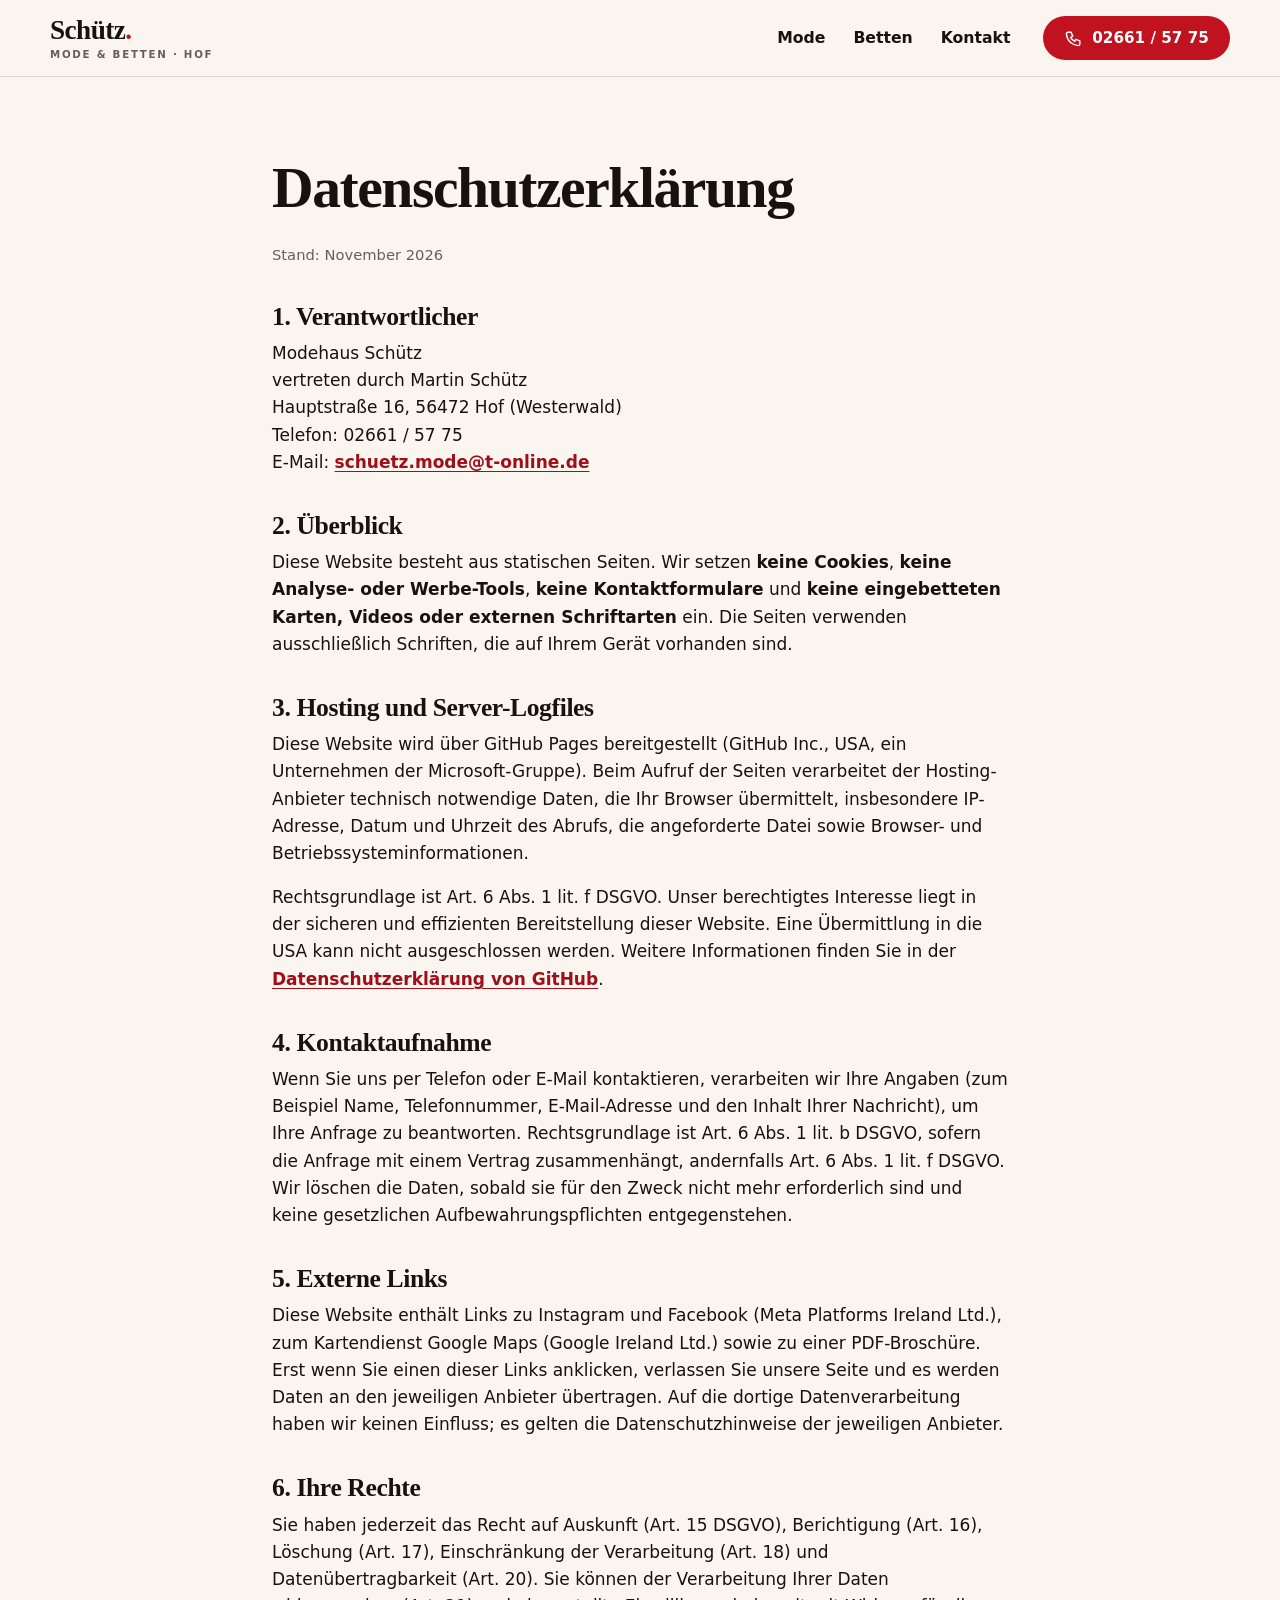
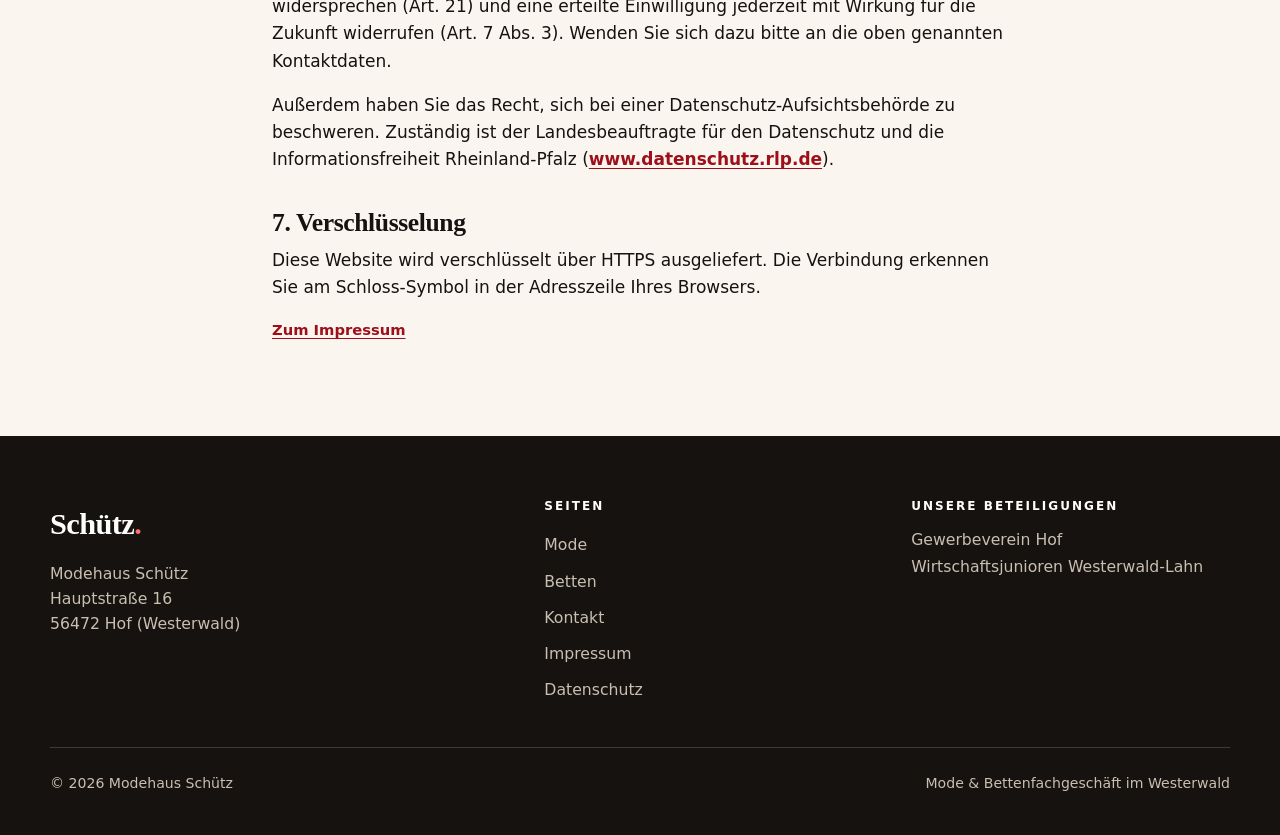
<file: datenschutz.html>
<!DOCTYPE html>
<html lang="de">
<head>
  <meta charset="utf-8">
  <meta name="viewport" content="width=device-width, initial-scale=1, viewport-fit=cover">
  <script>document.documentElement.className += ' js';</script>
  <!-- HINWEIS: Entwurf für eine statische Website ohne Cookies, Tracking und Formulare, gehostet auf
       GitHub Pages. Vor der Veröffentlichung rechtlich prüfen lassen und an das tatsächliche Hosting anpassen. -->
  <title>Datenschutz | Schütz Mode in Hof</title>
  <meta name="description" content="Datenschutzerklärung der Website des Modehauses Schütz in Hof (Westerwald).">
  <meta name="robots" content="index, follow">
  <meta name="theme-color" content="#faf6ef">
  <link rel="canonical" href="https://www.schuetz-mode.de/datenschutz.html">
  <link rel="icon" href="favicon.svg" type="image/svg+xml">
  <link rel="apple-touch-icon" href="apple-touch-icon.png">
  <link rel="stylesheet" href="style.css">
</head>
<body>
  <svg width="0" height="0" style="position:absolute" aria-hidden="true" focusable="false">
    <symbol id="i-phone" viewBox="0 0 24 24"><path d="M5 4h4l2 5-2.5 1.5a11 11 0 0 0 5 5L15 13l5 2v4a2 2 0 0 1-2 2A16 16 0 0 1 3 6a2 2 0 0 1 2-2z"/></symbol>
    <symbol id="i-pin" viewBox="0 0 24 24"><path d="M12 21s-7-6.2-7-11a7 7 0 0 1 14 0c0 4.8-7 11-7 11z"/><circle cx="12" cy="10" r="2.5"/></symbol>
    <symbol id="i-mail" viewBox="0 0 24 24"><rect x="3" y="5" width="18" height="14" rx="2"/><path d="m3 7 9 6 9-6"/></symbol>
  </svg>

  <a class="skip-link" href="#inhalt">Zum Inhalt springen</a>

  <header class="site-header">
    <div class="wrap header-inner">
      <a class="brand" href="index.html" aria-label="Schütz Mode in Hof – zur Startseite">
        <span class="brand-name">Schütz</span>
        <span class="brand-sub">Mode &amp; Betten · Hof</span>
      </a>
      <button class="nav-toggle" type="button" aria-expanded="false" aria-controls="site-nav">
        <span class="sr-only">Menü öffnen</span>
        <span class="nav-toggle-bars" aria-hidden="true"></span>
      </button>
      <nav id="site-nav" class="site-nav" aria-label="Hauptnavigation">
        <ul>
          <li><a href="index.html#mode">Mode</a></li>
          <li><a href="index.html#betten">Betten</a></li>
          <li><a href="index.html#kontakt">Kontakt</a></li>
        </ul>
        <a class="btn btn-primary nav-call" href="tel:+4926615775">
          <svg class="icon" aria-hidden="true"><use href="#i-phone"/></svg>
          02661 / 57 75
        </a>
      </nav>
    </div>
  </header>

  <main id="inhalt" class="legal">
    <div class="wrap">
      <h1>Datenschutzerklärung</h1>
      <p class="meta">Stand: November 2026</p>

      <h2>1. Verantwortlicher</h2>
      <address>
        Modehaus Schütz<br>
        vertreten durch Martin Schütz<br>
        Hauptstraße 16, 56472 Hof (Westerwald)<br>
        Telefon: 02661 / 57 75<br>
        E-Mail: <a href="mailto:schuetz.mode@t-online.de">schuetz.mode@t-online.de</a>
      </address>

      <h2>2. Überblick</h2>
      <p>Diese Website besteht aus statischen Seiten. Wir setzen <strong>keine Cookies</strong>, <strong>keine Analyse- oder Werbe-Tools</strong>, <strong>keine Kontaktformulare</strong> und <strong>keine eingebetteten Karten, Videos oder externen Schriftarten</strong> ein. Die Seiten verwenden ausschließlich Schriften, die auf Ihrem Gerät vorhanden sind.</p>

      <h2>3. Hosting und Server-Logfiles</h2>
      <p>Diese Website wird über GitHub Pages bereitgestellt (GitHub Inc., USA, ein Unternehmen der Microsoft-Gruppe). Beim Aufruf der Seiten verarbeitet der Hosting-Anbieter technisch notwendige Daten, die Ihr Browser übermittelt, insbesondere IP-Adresse, Datum und Uhrzeit des Abrufs, die angeforderte Datei sowie Browser- und Betriebssysteminformationen.</p>
      <p>Rechtsgrundlage ist Art. 6 Abs. 1 lit. f DSGVO. Unser berechtigtes Interesse liegt in der sicheren und effizienten Bereitstellung dieser Website. Eine Übermittlung in die USA kann nicht ausgeschlossen werden. Weitere Informationen finden Sie in der <a href="https://docs.github.com/de/site-policy/privacy-policies/github-general-privacy-statement" target="_blank" rel="noopener noreferrer">Datenschutzerklärung von GitHub</a>.</p>

      <h2>4. Kontaktaufnahme</h2>
      <p>Wenn Sie uns per Telefon oder E-Mail kontaktieren, verarbeiten wir Ihre Angaben (zum Beispiel Name, Telefonnummer, E-Mail-Adresse und den Inhalt Ihrer Nachricht), um Ihre Anfrage zu beantworten. Rechtsgrundlage ist Art. 6 Abs. 1 lit. b DSGVO, sofern die Anfrage mit einem Vertrag zusammenhängt, andernfalls Art. 6 Abs. 1 lit. f DSGVO. Wir löschen die Daten, sobald sie für den Zweck nicht mehr erforderlich sind und keine gesetzlichen Aufbewahrungspflichten entgegenstehen.</p>

      <h2>5. Externe Links</h2>
      <p>Diese Website enthält Links zu Instagram und Facebook (Meta Platforms Ireland Ltd.), zum Kartendienst Google Maps (Google Ireland Ltd.) sowie zu einer PDF-Broschüre. Erst wenn Sie einen dieser Links anklicken, verlassen Sie unsere Seite und es werden Daten an den jeweiligen Anbieter übertragen. Auf die dortige Datenverarbeitung haben wir keinen Einfluss; es gelten die Datenschutzhinweise der jeweiligen Anbieter.</p>

      <h2>6. Ihre Rechte</h2>
      <p>Sie haben jederzeit das Recht auf Auskunft (Art. 15 DSGVO), Berichtigung (Art. 16), Löschung (Art. 17), Einschränkung der Verarbeitung (Art. 18) und Datenübertragbarkeit (Art. 20). Sie können der Verarbeitung Ihrer Daten widersprechen (Art. 21) und eine erteilte Einwilligung jederzeit mit Wirkung für die Zukunft widerrufen (Art. 7 Abs. 3). Wenden Sie sich dazu bitte an die oben genannten Kontaktdaten.</p>
      <p>Außerdem haben Sie das Recht, sich bei einer Datenschutz-Aufsichtsbehörde zu beschweren. Zuständig ist der Landesbeauftragte für den Datenschutz und die Informationsfreiheit Rheinland-Pfalz (<a href="https://www.datenschutz.rlp.de" target="_blank" rel="noopener noreferrer">www.datenschutz.rlp.de</a>).</p>

      <h2>7. Verschlüsselung</h2>
      <p>Diese Website wird verschlüsselt über HTTPS ausgeliefert. Die Verbindung erkennen Sie am Schloss-Symbol in der Adresszeile Ihres Browsers.</p>

      <p class="meta"><a href="impressum.html">Zum Impressum</a></p>
    </div>
  </main>

  <footer class="site-footer">
    <div class="wrap">
      <div class="footer-grid">
        <div>
          <p class="footer-brand">Schütz</p>
          <address>Modehaus Schütz<br>Hauptstraße 16<br>56472 Hof (Westerwald)</address>
        </div>
        <div>
          <h2>Seiten</h2>
          <ul>
            <li><a href="index.html#mode">Mode</a></li>
            <li><a href="index.html#betten">Betten</a></li>
            <li><a href="index.html#kontakt">Kontakt</a></li>
            <li><a href="impressum.html">Impressum</a></li>
            <li><a href="datenschutz.html">Datenschutz</a></li>
          </ul>
        </div>
        <div>
          <h2>Unsere Beteiligungen</h2>
          <ul>
            <li>Gewerbeverein Hof</li>
            <li>Wirtschaftsjunioren Westerwald-Lahn</li>
          </ul>
        </div>
      </div>
      <div class="footer-bottom">
        <span>© 2026 Modehaus Schütz</span>
        <span>Mode &amp; Bettenfachgeschäft im Westerwald</span>
      </div>
    </div>
  </footer>

  <nav class="action-bar" aria-label="Schnellkontakt">
    <a href="tel:+4926615775"><svg class="icon" aria-hidden="true"><use href="#i-phone"/></svg>Anrufen</a>
    <a href="https://www.google.com/maps/search/?api=1&amp;query=Modehaus+Sch%C3%BCtz+Hauptstra%C3%9Fe+16+56472+Hof+Westerwald" target="_blank" rel="noopener noreferrer"><svg class="icon" aria-hidden="true"><use href="#i-pin"/></svg>Route</a>
    <a href="mailto:schuetz.mode@t-online.de"><svg class="icon" aria-hidden="true"><use href="#i-mail"/></svg>E-Mail</a>
  </nav>

  <script src="main.js" defer></script>
</body>
</html>
</file>
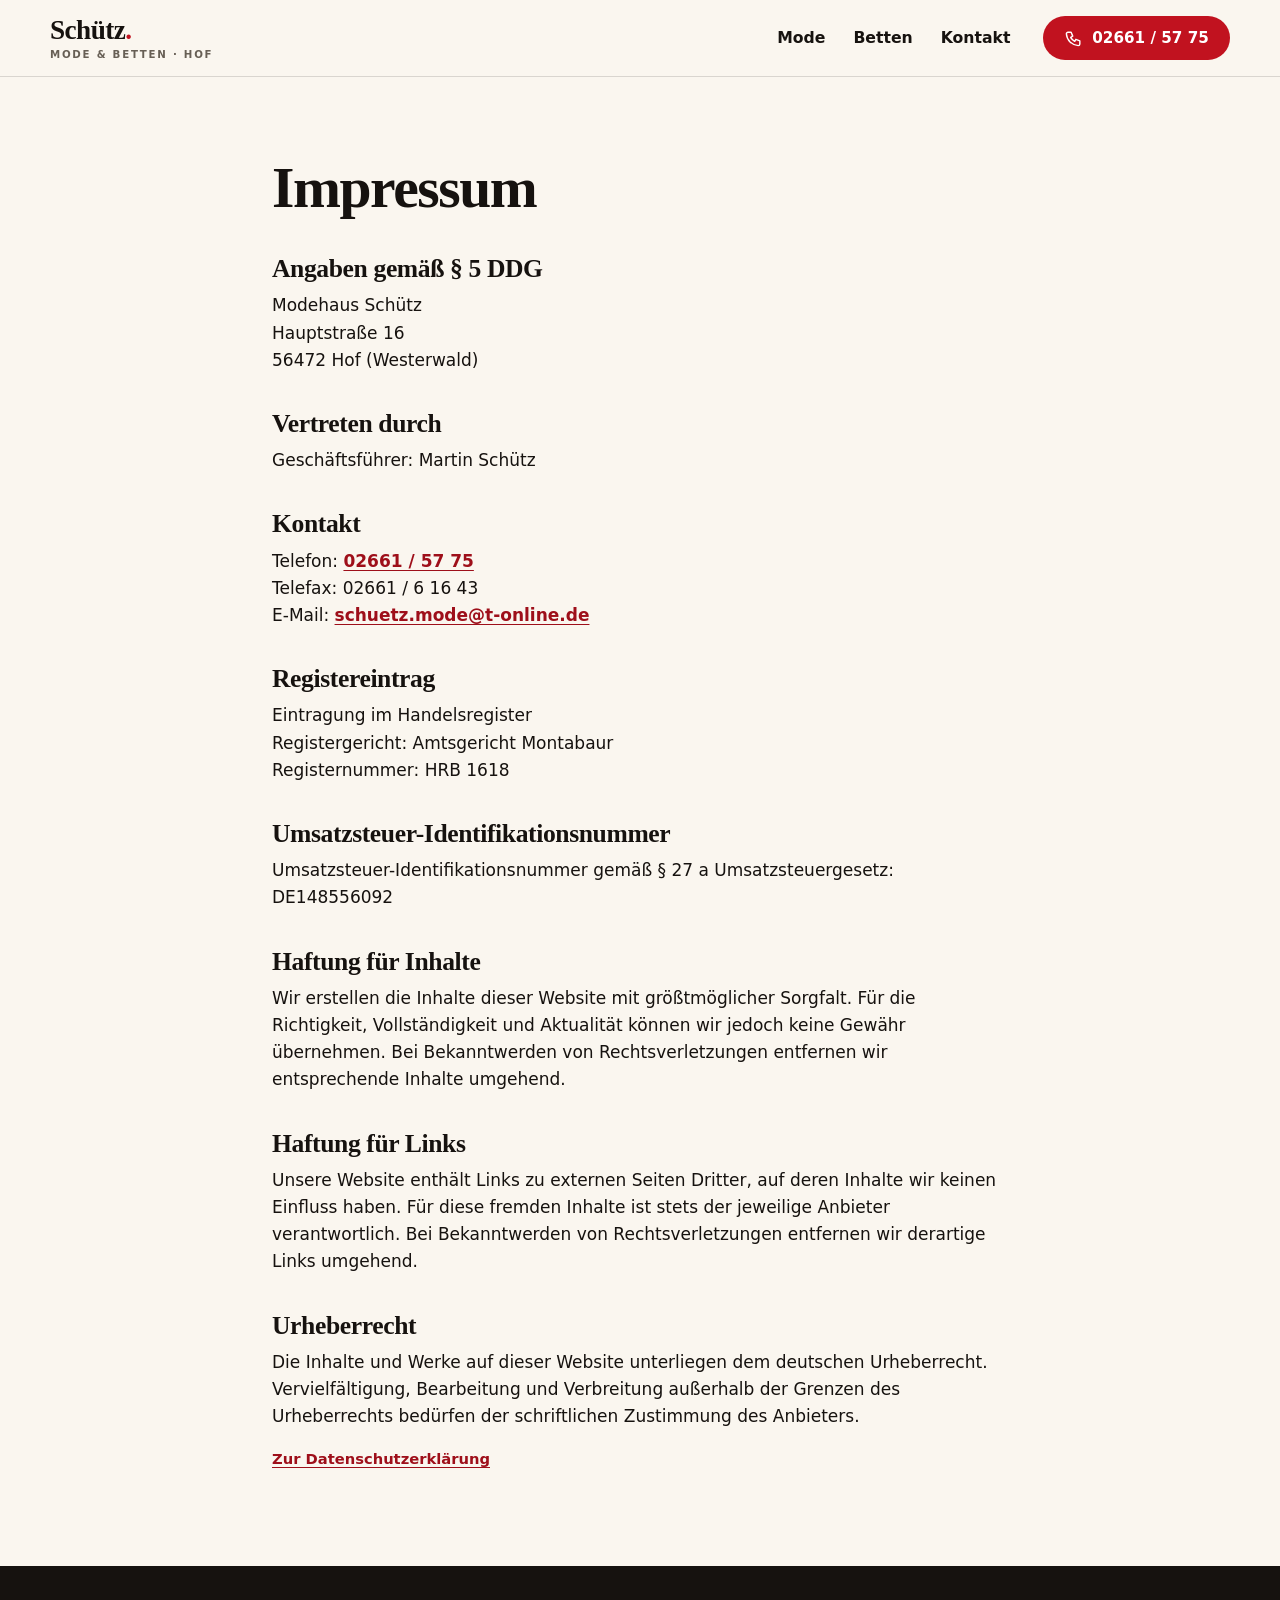
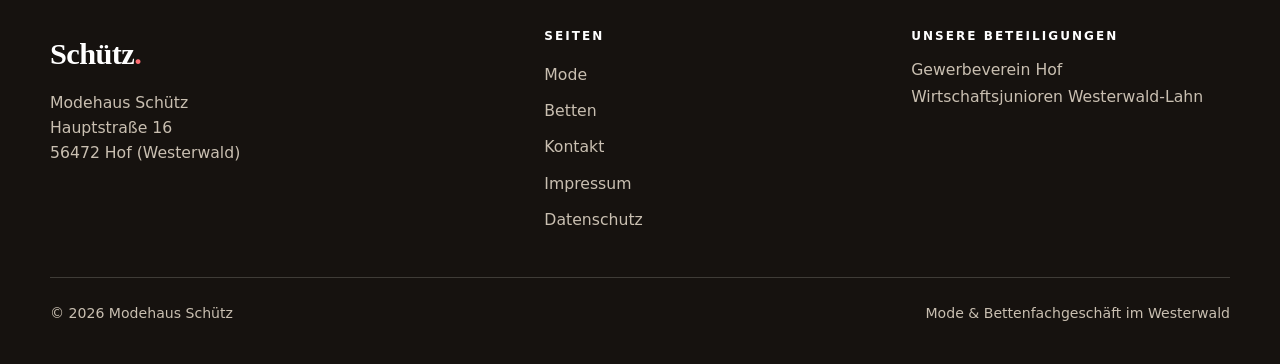
<file: impressum.html>
<!DOCTYPE html>
<html lang="de">
<head>
  <meta charset="utf-8">
  <meta name="viewport" content="width=device-width, initial-scale=1, viewport-fit=cover">
  <script>document.documentElement.className += ' js';</script>
  <!-- HINWEIS: Angaben aus der bisherigen Website übernommen. Vor der Veröffentlichung mit dem
       alten Impressum abgleichen (Rechtsform, Pflichtangaben) und ggf. rechtlich prüfen lassen. -->
  <title>Impressum | Schütz Mode in Hof</title>
  <meta name="description" content="Impressum des Modehauses Schütz, Hauptstraße 16, 56472 Hof (Westerwald).">
  <meta name="robots" content="index, follow">
  <meta name="theme-color" content="#faf6ef">
  <link rel="canonical" href="https://www.schuetz-mode.de/impressum.html">
  <link rel="icon" href="favicon.svg" type="image/svg+xml">
  <link rel="apple-touch-icon" href="apple-touch-icon.png">
  <link rel="stylesheet" href="style.css">
</head>
<body>
  <svg width="0" height="0" style="position:absolute" aria-hidden="true" focusable="false">
    <symbol id="i-phone" viewBox="0 0 24 24"><path d="M5 4h4l2 5-2.5 1.5a11 11 0 0 0 5 5L15 13l5 2v4a2 2 0 0 1-2 2A16 16 0 0 1 3 6a2 2 0 0 1 2-2z"/></symbol>
    <symbol id="i-pin" viewBox="0 0 24 24"><path d="M12 21s-7-6.2-7-11a7 7 0 0 1 14 0c0 4.8-7 11-7 11z"/><circle cx="12" cy="10" r="2.5"/></symbol>
    <symbol id="i-mail" viewBox="0 0 24 24"><rect x="3" y="5" width="18" height="14" rx="2"/><path d="m3 7 9 6 9-6"/></symbol>
  </svg>

  <a class="skip-link" href="#inhalt">Zum Inhalt springen</a>

  <header class="site-header">
    <div class="wrap header-inner">
      <a class="brand" href="index.html" aria-label="Schütz Mode in Hof – zur Startseite">
        <span class="brand-name">Schütz</span>
        <span class="brand-sub">Mode &amp; Betten · Hof</span>
      </a>
      <button class="nav-toggle" type="button" aria-expanded="false" aria-controls="site-nav">
        <span class="sr-only">Menü öffnen</span>
        <span class="nav-toggle-bars" aria-hidden="true"></span>
      </button>
      <nav id="site-nav" class="site-nav" aria-label="Hauptnavigation">
        <ul>
          <li><a href="index.html#mode">Mode</a></li>
          <li><a href="index.html#betten">Betten</a></li>
          <li><a href="index.html#kontakt">Kontakt</a></li>
        </ul>
        <a class="btn btn-primary nav-call" href="tel:+4926615775">
          <svg class="icon" aria-hidden="true"><use href="#i-phone"/></svg>
          02661 / 57 75
        </a>
      </nav>
    </div>
  </header>

  <main id="inhalt" class="legal">
    <div class="wrap">
      <h1>Impressum</h1>

      <h2>Angaben gemäß § 5 DDG</h2>
      <address>
        Modehaus Schütz<br>
        Hauptstraße 16<br>
        56472 Hof (Westerwald)
      </address>

      <h2>Vertreten durch</h2>
      <p>Geschäftsführer: Martin Schütz</p>

      <h2>Kontakt</h2>
      <p>
        Telefon: <a href="tel:+4926615775">02661 / 57 75</a><br>
        Telefax: 02661 / 6 16 43<br>
        E-Mail: <a href="mailto:schuetz.mode@t-online.de">schuetz.mode@t-online.de</a>
      </p>

      <h2>Registereintrag</h2>
      <p>
        Eintragung im Handelsregister<br>
        Registergericht: Amtsgericht Montabaur<br>
        Registernummer: HRB 1618
      </p>

      <h2>Umsatzsteuer-Identifikationsnummer</h2>
      <p>Umsatzsteuer-Identifikationsnummer gemäß § 27 a Umsatzsteuergesetz: DE148556092</p>

      <h2>Haftung für Inhalte</h2>
      <p>Wir erstellen die Inhalte dieser Website mit größtmöglicher Sorgfalt. Für die Richtigkeit, Vollständigkeit und Aktualität können wir jedoch keine Gewähr übernehmen. Bei Bekanntwerden von Rechtsverletzungen entfernen wir entsprechende Inhalte umgehend.</p>

      <h2>Haftung für Links</h2>
      <p>Unsere Website enthält Links zu externen Seiten Dritter, auf deren Inhalte wir keinen Einfluss haben. Für diese fremden Inhalte ist stets der jeweilige Anbieter verantwortlich. Bei Bekanntwerden von Rechtsverletzungen entfernen wir derartige Links umgehend.</p>

      <h2>Urheberrecht</h2>
      <p>Die Inhalte und Werke auf dieser Website unterliegen dem deutschen Urheberrecht. Vervielfältigung, Bearbeitung und Verbreitung außerhalb der Grenzen des Urheberrechts bedürfen der schriftlichen Zustimmung des Anbieters.</p>

      <p class="meta"><a href="datenschutz.html">Zur Datenschutzerklärung</a></p>
    </div>
  </main>

  <footer class="site-footer">
    <div class="wrap">
      <div class="footer-grid">
        <div>
          <p class="footer-brand">Schütz</p>
          <address>Modehaus Schütz<br>Hauptstraße 16<br>56472 Hof (Westerwald)</address>
        </div>
        <div>
          <h2>Seiten</h2>
          <ul>
            <li><a href="index.html#mode">Mode</a></li>
            <li><a href="index.html#betten">Betten</a></li>
            <li><a href="index.html#kontakt">Kontakt</a></li>
            <li><a href="impressum.html">Impressum</a></li>
            <li><a href="datenschutz.html">Datenschutz</a></li>
          </ul>
        </div>
        <div>
          <h2>Unsere Beteiligungen</h2>
          <ul>
            <li>Gewerbeverein Hof</li>
            <li>Wirtschaftsjunioren Westerwald-Lahn</li>
          </ul>
        </div>
      </div>
      <div class="footer-bottom">
        <span>© 2026 Modehaus Schütz</span>
        <span>Mode &amp; Bettenfachgeschäft im Westerwald</span>
      </div>
    </div>
  </footer>

  <nav class="action-bar" aria-label="Schnellkontakt">
    <a href="tel:+4926615775"><svg class="icon" aria-hidden="true"><use href="#i-phone"/></svg>Anrufen</a>
    <a href="https://www.google.com/maps/search/?api=1&amp;query=Modehaus+Sch%C3%BCtz+Hauptstra%C3%9Fe+16+56472+Hof+Westerwald" target="_blank" rel="noopener noreferrer"><svg class="icon" aria-hidden="true"><use href="#i-pin"/></svg>Route</a>
    <a href="mailto:schuetz.mode@t-online.de"><svg class="icon" aria-hidden="true"><use href="#i-mail"/></svg>E-Mail</a>
  </nav>

  <script src="main.js" defer></script>
</body>
</html>
</file>
<file: style.css>
/* ==========================================================================
   Schütz Mode – Stylesheet
   Mobile-first · keine externen Schriften · keine Abhängigkeiten
   ========================================================================== */

:root {
  --ink: #16120f;
  --ink-soft: #2b241f;
  --paper: #faf6ef;
  --sand: #f0e7d8;
  --sand-deep: #e4d6bf;
  --red: #c1121f;
  --red-deep: #9e0f1a;
  --red-light: #ff6e72;
  --muted: #675f55;
  --muted-light: #c9bfb1;
  --line: rgba(22, 18, 15, .14);
  --line-light: rgba(250, 246, 239, .18);
  --green: #1c8c46;

  --serif: "Iowan Old Style", "Palatino Linotype", Palatino, "Book Antiqua", Georgia, "Times New Roman", serif;
  --sans: system-ui, -apple-system, "Segoe UI", Roboto, "Helvetica Neue", Arial, sans-serif;

  --radius: 20px;
  --radius-sm: 12px;
  --header-h: 64px;
  --max: 1180px;
  --shadow: 0 1px 2px rgba(22, 18, 15, .06), 0 18px 40px -18px rgba(22, 18, 15, .28);
}

@media (min-width: 900px) {
  :root { --header-h: 76px; }
}

/* ---------- Reset / Basis ---------- */
*, *::before, *::after { box-sizing: border-box; }

html {
  -webkit-text-size-adjust: 100%;
  scroll-behavior: smooth;
  scroll-padding-top: calc(var(--header-h) + 12px);
  color-scheme: light;
}

body {
  margin: 0;
  font-family: var(--sans);
  font-size: 1.0625rem;
  line-height: 1.6;
  color: var(--ink);
  background: var(--paper);
  -webkit-font-smoothing: antialiased;
  text-rendering: optimizeLegibility;
}

body.nav-open { overflow: hidden; }

img, svg { max-width: 100%; }
img { display: block; height: auto; }

a { color: inherit; text-decoration-thickness: 1px; text-underline-offset: .2em; }
a:hover { color: var(--red); }

p { margin: 0 0 1em; }
ul, ol { margin: 0; padding: 0; }

h1, h2, h3 {
  font-family: var(--serif);
  font-weight: 600;
  line-height: 1.08;
  letter-spacing: -.015em;
  margin: 0 0 .5em;
  text-wrap: balance;
}
h1 { font-size: clamp(2.2rem, 8.6vw, 4.6rem); letter-spacing: -.025em; }
h2 { font-size: clamp(1.95rem, 6vw, 3.4rem); }
h3 { font-size: 1.45rem; }
h1 em, h2 em { font-style: italic; color: var(--red); }
.section--dark h2 em { color: var(--red-light); }

:focus-visible {
  outline: 3px solid var(--red);
  outline-offset: 3px;
  border-radius: 4px;
}
.section--dark :focus-visible,
.site-footer :focus-visible,
.action-bar :focus-visible { outline-color: var(--red-light); }

.sr-only {
  position: absolute !important;
  width: 1px; height: 1px;
  margin: -1px; padding: 0;
  overflow: hidden;
  clip: rect(0 0 0 0);
  white-space: nowrap;
  border: 0;
}

.skip-link {
  position: absolute;
  left: 1rem; top: -4rem;
  z-index: 100;
  padding: .8rem 1.2rem;
  background: var(--ink);
  color: #fff;
  border-radius: 0 0 var(--radius-sm) var(--radius-sm);
  transition: top .2s;
}
.skip-link:focus { top: 0; color: #fff; }

.wrap { width: min(100% - 2rem, var(--max)); margin-inline: auto; }

.icon {
  display: inline-block;
  flex: none;
  width: 1.25em; height: 1.25em;
  fill: none;
  stroke: currentColor;
  stroke-width: 1.8;
  stroke-linecap: round;
  stroke-linejoin: round;
}

/* ---------- Buttons ---------- */
.btn {
  display: inline-flex;
  align-items: center;
  justify-content: center;
  gap: .6rem;
  min-height: 48px;
  padding: .7rem 1.5rem;
  border: 2px solid transparent;
  border-radius: 999px;
  font: inherit;
  font-weight: 600;
  line-height: 1.2;
  text-decoration: none;
  cursor: pointer;
  transition: background-color .2s, color .2s, border-color .2s, transform .2s;
}
.btn:active { transform: translateY(1px); }
.btn-primary { background: var(--red); color: #fff; }
.btn-primary:hover { background: var(--red-deep); color: #fff; }
.btn-ghost { border-color: var(--ink); color: var(--ink); }
.btn-ghost:hover { background: var(--ink); color: var(--paper); }
.btn-light { border-color: var(--paper); color: var(--paper); }
.btn-light:hover { background: var(--paper); color: var(--ink); }
.btn-row { display: flex; flex-wrap: wrap; gap: .75rem; }

/* ---------- Header / Navigation ---------- */
.site-header {
  position: sticky;
  top: 0;
  z-index: 50;
  isolation: isolate;
  border-bottom: 1px solid var(--line);
}
/* Hintergrund als Pseudo-Element, damit backdrop-filter das fixierte Menü nicht einschließt */
.site-header::before {
  content: "";
  position: absolute;
  inset: 0;
  z-index: -1;
  background: rgba(250, 246, 239, .94);
}
@supports (backdrop-filter: blur(1px)) or (-webkit-backdrop-filter: blur(1px)) {
  .site-header::before {
    background: rgba(250, 246, 239, .92);
    -webkit-backdrop-filter: saturate(1.4) blur(14px);
    backdrop-filter: saturate(1.4) blur(14px);
  }
}

.header-inner {
  display: flex;
  flex-wrap: wrap;
  align-items: center;
  justify-content: space-between;
  gap: .5rem 1.5rem;
  min-height: var(--header-h);
}

.brand {
  display: flex;
  flex-direction: column;
  line-height: 1;
  text-decoration: none;
  color: var(--ink);
}
.brand:hover { color: var(--ink); }
.brand-name {
  font-family: var(--serif);
  font-weight: 700;
  font-size: 1.7rem;
  letter-spacing: -.02em;
}
.brand-name::after { content: "."; color: var(--red); }
.brand-sub {
  margin-top: .3rem;
  font-size: .64rem;
  font-weight: 600;
  letter-spacing: .17em;
  text-transform: uppercase;
  color: var(--muted);
}

.nav-toggle {
  display: none;
  align-items: center;
  justify-content: center;
  width: 48px; height: 48px;
  margin-right: -.6rem;
  padding: 0;
  border: 0;
  background: none;
  color: var(--ink);
  cursor: pointer;
}
.js .nav-toggle { display: inline-flex; }
.nav-toggle-bars,
.nav-toggle-bars::before,
.nav-toggle-bars::after {
  display: block;
  width: 24px; height: 2px;
  background: currentColor;
  border-radius: 2px;
  transition: transform .25s, background-color .25s;
}
.nav-toggle-bars { position: relative; }
.nav-toggle-bars::before,
.nav-toggle-bars::after { content: ""; position: absolute; left: 0; }
.nav-toggle-bars::before { top: -7px; }
.nav-toggle-bars::after { top: 7px; }
.nav-toggle[aria-expanded="true"] .nav-toggle-bars { background: transparent; }
.nav-toggle[aria-expanded="true"] .nav-toggle-bars::before { transform: translateY(7px) rotate(45deg); }
.nav-toggle[aria-expanded="true"] .nav-toggle-bars::after { transform: translateY(-7px) rotate(-45deg); }

.site-nav { display: flex; flex-direction: column; gap: 1rem; width: 100%; padding-bottom: 1rem; }
.site-nav ul { list-style: none; display: flex; flex-wrap: wrap; gap: .25rem 1.25rem; }
.site-nav li a {
  display: inline-block;
  padding: .5rem 0;
  font-weight: 600;
  text-decoration: none;
}
.site-nav li a:hover,
.site-nav li a[aria-current] { color: var(--red); }

/* Mobil mit JavaScript: Vollbild-Menü */
@media (max-width: 899.98px) {
  .js .site-nav {
    position: fixed;
    top: var(--header-h);
    left: 0; right: 0; bottom: 0;
    z-index: 60;
    width: auto;
    padding: 1.5rem 1.25rem calc(2rem + env(safe-area-inset-bottom));
    overflow-y: auto;
    background: var(--paper);
    opacity: 0;
    visibility: hidden;
    transform: translateY(-8px);
    transition: opacity .25s, transform .25s, visibility 0s .25s;
  }
  .js .site-nav.is-open {
    opacity: 1;
    visibility: visible;
    transform: none;
    transition-delay: 0s;
  }
  .js .site-nav ul { flex-direction: column; gap: 0; }
  .js .site-nav li { border-bottom: 1px solid var(--line); }
  .js .site-nav li a {
    display: block;
    padding: 1rem 0;
    font-family: var(--serif);
    font-size: 2rem;
    font-weight: 600;
    letter-spacing: -.01em;
  }
  .js .site-nav .nav-call { margin-top: .5rem; }
}

@media (min-width: 900px) {
  .nav-toggle, .js .nav-toggle { display: none; }
  .site-nav {
    flex-direction: row;
    align-items: center;
    width: auto;
    padding-bottom: 0;
    gap: 2rem;
  }
  .site-nav ul { gap: 0 1.75rem; }
  .site-nav li a { font-size: .98rem; position: relative; }
  .site-nav li a::after {
    content: "";
    position: absolute;
    left: 0; right: 0; bottom: .25rem;
    height: 2px;
    background: var(--red);
    transform: scaleX(0);
    transform-origin: left;
    transition: transform .25s;
  }
  .site-nav li a:hover::after,
  .site-nav li a[aria-current]::after { transform: scaleX(1); }
  .site-nav .btn { min-height: 44px; padding: .55rem 1.2rem; font-size: .95rem; }
}

/* ---------- Sektionen ---------- */
.section { padding-block: clamp(3.5rem, 9vw, 7rem); }
.section--sand { background: var(--sand); }
.section--dark { background: var(--ink); color: var(--paper); }
.section--dark a:hover { color: var(--red-light); }

.eyebrow {
  margin: 0 0 1rem;
  font-size: .78rem;
  font-weight: 700;
  letter-spacing: .18em;
  text-transform: uppercase;
  color: var(--red);
}
.section--dark .eyebrow { color: var(--red-light); }

.section-head { max-width: 46rem; margin-bottom: clamp(1.75rem, 4vw, 3rem); }
.lead { font-size: clamp(1.1rem, 2.4vw, 1.3rem); line-height: 1.55; color: var(--muted); max-width: 40rem; }
.section--dark .lead { color: var(--muted-light); }

/* ---------- Hero ---------- */
.hero {
  padding-block: clamp(2.5rem, 7vw, 5.5rem) clamp(2.5rem, 6vw, 4.5rem);
  background:
    radial-gradient(52rem 26rem at 88% -8%, rgba(193, 18, 31, .11), transparent 62%),
    var(--paper);
}
.hero h1 { max-width: 17ch; }
.hero .eyebrow { text-wrap: balance; }
.hero .lead { margin-bottom: 1.75rem; }

.status {
  display: inline-flex;
  align-items: center;
  gap: .6rem;
  margin: 0 0 1.5rem;
  padding: .45rem 1rem .45rem .85rem;
  border: 1px solid var(--line);
  border-radius: 999px;
  background: #fff;
  font-size: .92rem;
  font-weight: 600;
  line-height: 1.3;
}
.status:not([data-state]) { display: none; }
.status::before {
  content: "";
  flex: none;
  width: .65rem; height: .65rem;
  border-radius: 50%;
  background: var(--muted);
}
.status[data-state="open"]::before { background: var(--green); box-shadow: 0 0 0 0 rgba(28, 140, 70, .5); animation: pulse 2.2s infinite; }
.status[data-state="soon"]::before { background: #d98a00; }
.status[data-state="closed"]::before { background: var(--red); }
.status--plain { margin-bottom: 1.25rem; }

@keyframes pulse {
  70% { box-shadow: 0 0 0 .55rem rgba(28, 140, 70, 0); }
  100% { box-shadow: 0 0 0 0 rgba(28, 140, 70, 0); }
}

.hero-grid { display: grid; gap: clamp(2.25rem, 5vw, 3.5rem); }
.hero-copy > :last-child { margin-bottom: 0; }
.tiles { display: grid; gap: 1rem; }
@media (min-width: 760px) {
  .tiles { grid-template-columns: 1fr 1fr; gap: 1.25rem; }
}
@media (min-width: 1000px) {
  .hero-grid { grid-template-columns: 1.15fr .85fr; align-items: center; gap: 4rem; }
  .tiles { grid-template-columns: 1fr; }
}

.tile {
  position: relative;
  display: flex;
  flex-direction: column;
  justify-content: flex-end;
  min-height: 15rem;
  padding: clamp(1.4rem, 3vw, 2rem);
  border-radius: var(--radius);
  color: #fff;
  text-decoration: none;
  overflow: hidden;
  isolation: isolate;
  transition: transform .35s cubic-bezier(.2, .7, .2, 1), box-shadow .35s;
}
.tile:hover { color: #fff; transform: translateY(-4px); box-shadow: var(--shadow); }
.tile::before {
  content: "";
  position: absolute;
  inset: 0;
  z-index: -1;
}
/* Mode: dunkel mit Nadelstreifen */
.tile--mode { background: var(--ink); }
.tile--mode::before {
  background:
    radial-gradient(28rem 16rem at 100% 0, rgba(193, 18, 31, .55), transparent 65%),
    repeating-linear-gradient(90deg, rgba(255, 255, 255, .07) 0 1px, transparent 1px 16px);
}
/* Betten: rot mit Knopfheftung (Capitonné) */
.tile--betten { background: var(--red); }
.tile--betten::before {
  background:
    radial-gradient(circle, rgba(255, 255, 255, .22) 0 2.5px, transparent 3.5px) 0 0 / 26px 26px,
    linear-gradient(160deg, rgba(0, 0, 0, 0) 30%, rgba(0, 0, 0, .35));
}
.tile h2 { margin: 0 0 .25rem; font-size: clamp(2.4rem, 7vw, 3.6rem); color: #fff; }
.tile p { margin: 0; max-width: 24rem; color: rgba(255, 255, 255, .88); }
.tile-more {
  display: inline-flex;
  align-items: center;
  gap: .5rem;
  margin-top: 1.1rem;
  font-weight: 700;
}
.tile-more .icon { transition: transform .25s; }
.tile:hover .tile-more .icon { transform: translateX(5px); }

/* ---------- Fakten-Leiste ---------- */
.facts { background: var(--ink); color: var(--paper); }
.facts ul { list-style: none; display: grid; }
.facts li {
  display: grid;
  gap: .15rem;
  padding: 1.4rem 0;
  border-top: 1px solid var(--line-light);
}
.facts li:first-child { border-top: 0; }
.facts strong { font-family: var(--serif); font-size: 1.55rem; font-weight: 600; }
.facts span { color: var(--muted-light); }
@media (min-width: 760px) {
  .facts ul { grid-template-columns: repeat(3, 1fr); }
  .facts li { padding: 2rem 2rem 2rem 0; border-top: 0; border-left: 1px solid var(--line-light); padding-left: 2rem; }
  .facts li:first-child { border-left: 0; padding-left: 0; }
}

/* ---------- Karten, Chips ---------- */
.split { display: grid; gap: 1.25rem; }
@media (min-width: 760px) { .split { grid-template-columns: 1fr 1fr; } }

.card {
  padding: clamp(1.5rem, 3vw, 2.25rem);
  border: 1px solid var(--line);
  border-radius: var(--radius);
  background: #fff;
}
.card h3 { margin-bottom: .2em; }
.card > p:last-child { margin-bottom: 0; }
.card-kicker { margin: 0 0 .75rem; color: var(--muted); font-size: .95rem; }

.chips { display: flex; flex-wrap: wrap; gap: .5rem; margin: 1.1rem 0 0; list-style: none; }
.chips li {
  padding: .45rem 1rem;
  border-radius: 999px;
  background: var(--sand);
  font-size: .95rem;
  font-weight: 600;
}
.chips--dark li { background: rgba(250, 246, 239, .1); border: 1px solid var(--line-light); color: var(--paper); }

.note { margin-top: 1.75rem; color: var(--muted); }
.note a { font-weight: 600; }

/* ---------- Galerie ---------- */
.gallery {
  display: grid;
  grid-auto-flow: column;
  grid-auto-columns: 78%;
  gap: .75rem;
  margin: 2.25rem -1rem 0;
  padding: 0 1rem .75rem;
  overflow-x: auto;
  scroll-snap-type: x mandatory;
  scroll-padding-inline: 1rem;
  scrollbar-width: thin;
  -webkit-overflow-scrolling: touch;
}
.gallery figure {
  margin: 0;
  overflow: hidden;
  border-radius: var(--radius-sm);
  background: var(--sand-deep);
  scroll-snap-align: start;
  aspect-ratio: 10 / 7;
}
.section--dark .gallery figure { background: var(--ink-soft); }
.gallery img { width: 100%; height: 100%; object-fit: cover; transition: transform .6s cubic-bezier(.2, .7, .2, 1); }
.gallery figure:hover img { transform: scale(1.04); }

@media (min-width: 760px) {
  .gallery {
    grid-auto-flow: row;
    grid-auto-columns: auto;
    grid-template-columns: repeat(3, 1fr);
    gap: 1rem;
    margin-inline: 0;
    padding: 0;
    overflow: visible;
    scroll-snap-type: none;
  }
}
@media (min-width: 1020px) {
  .gallery { grid-template-columns: repeat(4, 1fr); }
  .gallery--3 { grid-template-columns: repeat(3, 1fr); }
}
.gallery.is-empty,
.gallery figure.is-missing { display: none; }

/* ---------- Betten ---------- */
.betten-grid {
  display: grid;
  gap: 2.25rem;
  grid-template-areas: "head" "figure" "text";
}
.betten-head { grid-area: head; margin-bottom: 0; }
.betten-text { grid-area: text; }
.betten-grid .bed-figure { grid-area: figure; max-width: 34rem; width: 100%; }
@media (min-width: 900px) {
  .betten-grid {
    grid-template-columns: 1.05fr .95fr;
    grid-template-areas: "head figure" "text figure";
    column-gap: 4.5rem;
    row-gap: 0;
    align-items: start;
  }
  .betten-head { margin-bottom: 2rem; }
  .betten-grid .bed-figure { position: sticky; top: calc(var(--header-h) + 2rem); max-width: none; }
}

.bed-figure { order: -1; }
}
@media (min-width: 900px) {
  .betten-grid { grid-template-columns: 1.05fr .95fr; gap: 4.5rem; }
}

.bed-figure {
  margin: 0;
  padding: clamp(1rem, 3vw, 2rem);
  border: 1px solid var(--line-light);
  border-radius: var(--radius);
  background: var(--ink-soft);
}
.bed-figure svg { width: 100%; height: auto; }

.layers { list-style: none; margin: 1.75rem 0; }
.layers li {
  display: grid;
  grid-template-columns: 2.4rem 1fr;
  gap: 1rem;
  padding: 1rem 0;
  border-top: 1px solid var(--line-light);
}
.layers li:last-child { border-bottom: 1px solid var(--line-light); }
.layers .num {
  display: grid;
  place-items: center;
  width: 2.2rem; height: 2.2rem;
  border-radius: 50%;
  background: var(--red);
  color: #fff;
  font-weight: 700;
  font-size: .95rem;
}
.layers strong { display: block; font-family: var(--serif); font-size: 1.2rem; font-weight: 600; }
.layers span { color: var(--muted-light); }

.checks { list-style: none; display: grid; gap: .6rem; margin: 0 0 1.75rem; }
.checks li { position: relative; padding-left: 1.9rem; }
.checks li::before {
  content: "";
  position: absolute;
  left: 0; top: .42em;
  width: 1.05rem; height: .6rem;
  border-left: 2.5px solid var(--red-light);
  border-bottom: 2.5px solid var(--red-light);
  transform: rotate(-45deg) scale(.9);
}
.brands-label { margin: 2rem 0 0; font-size: .8rem; font-weight: 700; letter-spacing: .16em; text-transform: uppercase; color: var(--muted-light); }

/* ---------- Kontakt ---------- */
.contact-grid { display: grid; gap: 1.25rem; align-items: start; }
@media (min-width: 860px) { .contact-grid { grid-template-columns: 1fr 1fr; } }

.contact-card address { font-style: normal; font-size: 1.2rem; line-height: 1.5; margin-bottom: 1.25rem; }
.contact-lines { list-style: none; display: grid; gap: .3rem; margin: 0 0 1.5rem; }
.contact-lines li { display: grid; grid-template-columns: 4.5rem 1fr; gap: 0 .75rem; overflow-wrap: anywhere; }
.contact-lines span { color: var(--muted); }
.contact-lines a { font-weight: 600; }
@media (max-width: 899.98px) {
  /* Anrufen/E-Mail stehen mobil bereits in der festen Aktionsleiste */
  .contact-card .hide-mobile { display: none; }
}

.hours { width: 100%; margin: 0; border-collapse: collapse; }
.hours th, .hours td { padding: .75rem 0; border-bottom: 1px solid var(--line); vertical-align: top; text-align: left; font-weight: 400; }
.hours tr:last-child th, .hours tr:last-child td { border-bottom: 0; }
.hours th { width: 40%; font-weight: 600; }
.hours td { text-align: right; font-variant-numeric: tabular-nums; }
.hours td span { display: block; }
.hours .closed { color: var(--muted); }
.hours tr.is-today th, .hours tr.is-today td { color: var(--red-deep); font-weight: 700; }
.hours tr.is-today th::after {
  content: "heute";
  margin-left: .55rem;
  padding: .12rem .55rem;
  border-radius: 999px;
  background: var(--red);
  color: #fff;
  font-size: .68rem;
  font-weight: 700;
  letter-spacing: .06em;
  text-transform: uppercase;
  vertical-align: .12em;
}
@media (min-width: 1100px) {
  .hours th { width: 32%; }
  .hours td span { display: inline-block; }
  .hours td span + span::before { content: "·"; margin: 0 .55rem; color: var(--muted); }
}
.hours-note { margin: 1rem 0 0; color: var(--muted); font-size: .9rem; }

.social { display: flex; flex-wrap: wrap; gap: .75rem; margin-top: 1.5rem; padding-top: 1.5rem; border-top: 1px solid var(--line); }

/* ---------- Footer ---------- */
.site-footer {
  padding-block: clamp(2.5rem, 6vw, 4rem) calc(6rem + env(safe-area-inset-bottom));
  background: var(--ink);
  color: var(--muted-light);
  font-size: .98rem;
}
.site-footer a { text-decoration: none; }
.site-footer a:hover { color: #fff; text-decoration: underline; }
.footer-grid { display: grid; gap: 2rem; }
@media (min-width: 760px) {
  .footer-grid { grid-template-columns: 1.4fr 1fr 1fr; gap: 3rem; }
}
.site-footer h2 {
  margin: 0 0 .9rem;
  font-family: var(--sans);
  font-size: .75rem;
  font-weight: 700;
  letter-spacing: .17em;
  text-transform: uppercase;
  color: #fff;
}
.site-footer ul { list-style: none; display: grid; gap: .1rem; }
.site-footer li a { display: inline-block; padding: .3rem 0; }
.site-footer address { font-style: normal; }
.footer-brand { margin: 0 0 .75rem; font-family: var(--serif); font-size: 1.9rem; font-weight: 700; color: #fff; letter-spacing: -.02em; }
.footer-brand::after { content: "."; color: var(--red-light); }
.footer-bottom {
  display: flex;
  flex-wrap: wrap;
  justify-content: space-between;
  gap: .5rem 1.5rem;
  margin-top: 2.5rem;
  padding-top: 1.5rem;
  border-top: 1px solid var(--line-light);
  font-size: .88rem;
}
@media (min-width: 900px) {
  .site-footer { padding-bottom: 2.5rem; }
}

/* ---------- Mobile Aktionsleiste ---------- */
.action-bar {
  position: fixed;
  left: 0; right: 0; bottom: 0;
  z-index: 40;
  display: grid;
  grid-template-columns: 1.35fr 1fr 1fr;
  gap: .5rem;
  padding: .6rem .75rem calc(.6rem + env(safe-area-inset-bottom));
  background: rgba(22, 18, 15, .96);
  box-shadow: 0 -8px 24px -12px rgba(0, 0, 0, .4);
}
@supports (backdrop-filter: blur(1px)) or (-webkit-backdrop-filter: blur(1px)) {
  .action-bar { background: rgba(22, 18, 15, .88); -webkit-backdrop-filter: blur(12px); backdrop-filter: blur(12px); }
}
.action-bar a {
  display: flex;
  align-items: center;
  justify-content: center;
  gap: .45rem;
  min-height: 48px;
  border-radius: 999px;
  background: rgba(250, 246, 239, .12);
  color: #fff;
  font-size: .95rem;
  font-weight: 600;
  text-decoration: none;
}
.action-bar a:first-child { background: var(--red); }
.action-bar a:hover { color: #fff; }
@media (min-width: 900px) { .action-bar { display: none; } }

/* ---------- Rechtliche Seiten ---------- */
.legal { padding-block: clamp(2.5rem, 7vw, 5rem); }
.legal .wrap { max-width: 46rem; }
.legal h1 { font-size: clamp(2.2rem, 7vw, 3.6rem); margin-bottom: 1.5rem; }
.legal h2 { margin: 2.25rem 0 .6rem; font-size: 1.6rem; }
.legal h3 { margin: 1.5rem 0 .4rem; font-size: 1.2rem; }
.legal ul { margin: 0 0 1em 1.25rem; }
.legal li { margin-bottom: .35rem; }
.legal address { font-style: normal; margin-bottom: 1em; }
.legal a { color: var(--red-deep); font-weight: 600; }
.legal .meta { color: var(--muted); font-size: .92rem; }

/* ---------- Einblend-Animation (nur mit JS) ---------- */
.js .reveal { opacity: 0; transform: translateY(18px); transition: opacity .7s ease, transform .7s cubic-bezier(.2, .7, .2, 1); }
.js .reveal.is-in { opacity: 1; transform: none; }

@media (prefers-reduced-motion: reduce) {
  html { scroll-behavior: auto; }
  *, *::before, *::after { animation: none !important; transition: none !important; }
  .js .reveal { opacity: 1; transform: none; }
}

/* ---------- Druck ---------- */
@media print {
  .site-header, .action-bar, .nav-toggle, .tiles, .gallery { display: none !important; }
  body { background: #fff; color: #000; font-size: 11pt; }
  .section, .hero, .legal { padding-block: 1.5rem; }
  .section--dark, .section--sand, .facts, .site-footer { background: none; color: #000; }
  .section--dark .lead, .facts span, .site-footer, .layers span { color: #333; }
}
</file>
